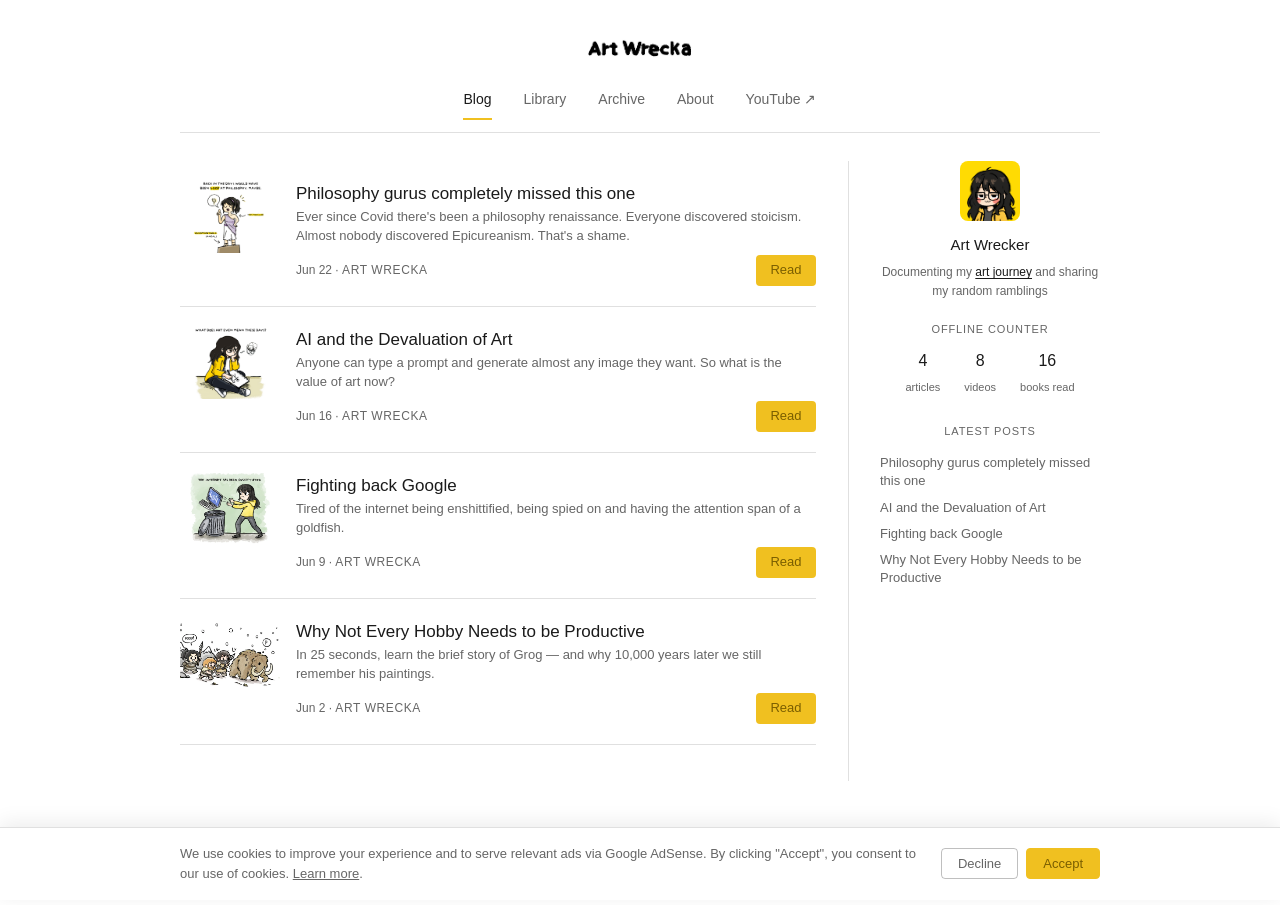
<file: index.html>
<!DOCTYPE html>
<html lang="en">
<head>
  <meta charset="UTF-8" />
  <meta name="viewport" content="width=device-width, initial-scale=1.0" />
  <title>Art Wrecka — Blog</title>
  <link rel="apple-touch-icon" sizes="180x180" href="apple-touch-icon.png">
  <link rel="icon" type="image/png" sizes="32x32" href="favicon-32x32.png">
  <link rel="icon" type="image/png" sizes="16x16" href="favicon-16x16.png">
  <link rel="manifest" href="site.webmanifest">
  <link rel="stylesheet" href="css/style.css" />
</head>
<body>

<div class="site">
  <div id="header"></div>

  <main>
    <div class="layout">
      <div>
        <h2 class="sr-only">Posts</h2>
        <div id="posts-list"></div>
        <nav class="pagination" id="pagination" aria-label="Page navigation"></nav>
      </div>
      <div class="col-sep" aria-hidden="true"></div>
      <aside class="sidebar" aria-label="About and recent posts">
        <div id="sidebar"></div>
      </aside>
    </div>
  </main>
</div>

<div class="site" id="footer-wrap"></div>

<script src="js/data.js"></script>
<script>
  const PER_PAGE = 8;
  const params   = new URLSearchParams(location.search);
  let page       = parseInt(params.get('page') || '1', 10);
  const total    = Math.ceil(POSTS.length / PER_PAGE);
  if (page < 1) page = 1;
  if (page > total) page = total;

  document.getElementById('header').innerHTML      = headerHTML('blog');
  document.getElementById('sidebar').innerHTML     = sidebarHTML();
  document.getElementById('footer-wrap').innerHTML = footerHTML();
  initCookieBanner();

  const start = (page - 1) * PER_PAGE;
  const slice = POSTS.slice(start, start + PER_PAGE);

  document.getElementById('posts-list').innerHTML = slice.map(p => {
    const thumbContent = p.thumb
      ? `<img src="${p.thumb}" alt="${p.title}">`
      : thumbSVG();
    return `
      <article class="post-card">
        <a href="article.html?slug=${p.slug}" class="post-thumb" aria-hidden="true" tabindex="-1">
          ${thumbContent}
        </a>
        <div>
          <a class="post-title" href="article.html?slug=${p.slug}">${p.title}</a>
          <p class="post-excerpt">${p.excerpt}</p>
          <div class="post-footer">
            <div class="post-meta">${p.date} · <span>Art Wrecka</span></div>
            <a class="btn-read" href="article.html?slug=${p.slug}">Read</a>
          </div>
        </div>
      </article>
    `;
  }).join('');

  if (total > 1) {
    document.getElementById('pagination').innerHTML = Array.from({ length: total }, (_, i) => {
      const n    = i + 1;
      const href = n === 1 ? 'index.html' : `index.html?page=${n}`;
      return `<a class="page-btn${n === page ? ' active' : ''}" href="${href}"${n === page ? ' aria-current="page"' : ''}>${n}</a>`;
    }).join('');
  }
</script>
</body>
</html>
</file>
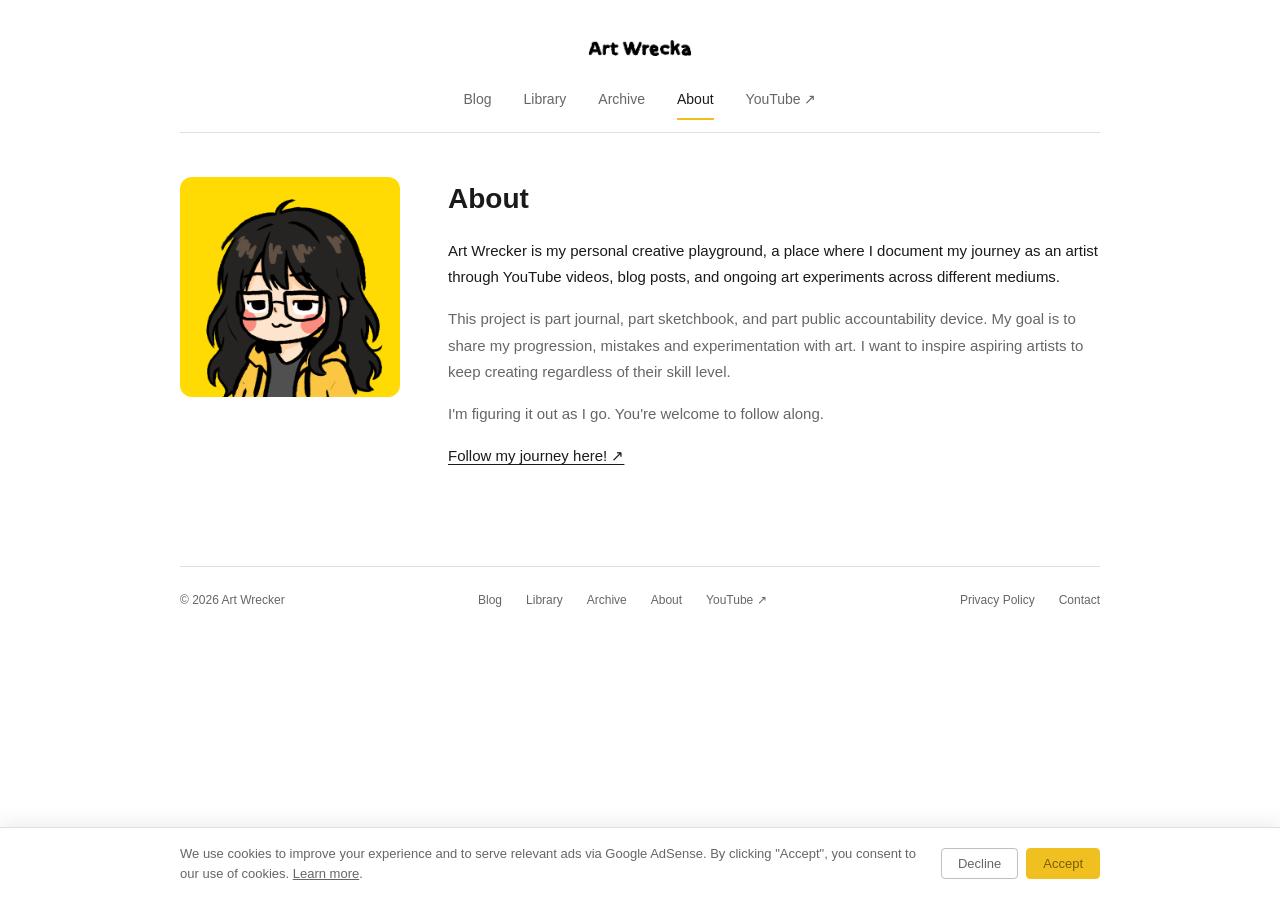
<file: about.html>
<!DOCTYPE html>
<html lang="en">
<head>
  <meta charset="UTF-8" />
  <meta name="viewport" content="width=device-width, initial-scale=1.0" />
  <title>Art Wrecka — About</title>
  <link rel="apple-touch-icon" sizes="180x180" href="apple-touch-icon.png">
  <link rel="icon" type="image/png" sizes="32x32" href="favicon-32x32.png">
  <link rel="icon" type="image/png" sizes="16x16" href="favicon-16x16.png">
  <link rel="manifest" href="site.webmanifest">
  <link rel="stylesheet" href="css/style.css" />
</head>
<body>

<div class="site">
  <div id="header"></div>

  <main>
    <div class="about-grid">
      <div class="about-avatar-wrap">
        <img src="images/avatar.jpg" alt="Art Wrecker avatar" class="about-avatar">
      </div>
      <div class="about-text">
        <h1 class="about-heading">About</h1>
        <p>Art Wrecker is my personal creative playground, a place where I document my journey as an artist through YouTube videos, blog posts, and ongoing art experiments across different mediums.</p>
        <p>This project is part journal, part sketchbook, and part public accountability device. My goal is to share my progression, mistakes and experimentation with art. I want to inspire aspiring artists to keep creating regardless of their skill level.</p>
        <p>I'm figuring it out as I go. You're welcome to follow along.</p>
        <p><a href="https://youtube.com/@theartwrecker?si=7EGA304e4gyEdEJ8" target="_blank" rel="noopener" class="about-yt-link">Follow my journey here! ↗</a></p>
      </div>
    </div>
  </main>
</div>

<div class="site" id="footer-wrap"></div>

<script src="js/data.js"></script>
<script>
  document.getElementById('header').innerHTML      = headerHTML('about');
  document.getElementById('footer-wrap').innerHTML = footerHTML();
  initCookieBanner();
</script>
</body>
</html>
</file>
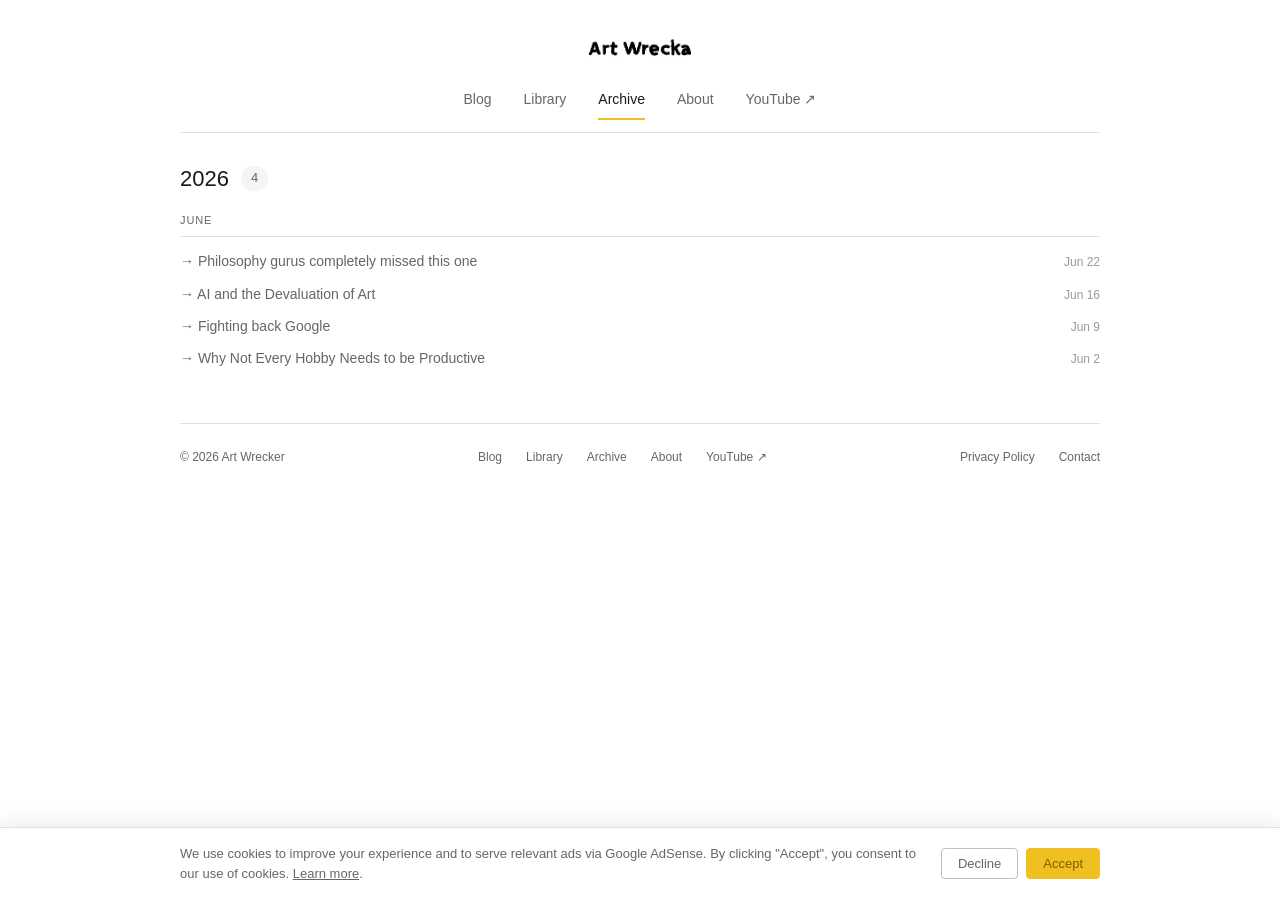
<file: archive.html>
<!DOCTYPE html>
<html lang="en">
<head>
  <meta charset="UTF-8" />
  <meta name="viewport" content="width=device-width, initial-scale=1.0" />
  <title>Art Wrecka — Archive</title>
  <link rel="apple-touch-icon" sizes="180x180" href="apple-touch-icon.png">
  <link rel="icon" type="image/png" sizes="32x32" href="favicon-32x32.png">
  <link rel="icon" type="image/png" sizes="16x16" href="favicon-16x16.png">
  <link rel="manifest" href="site.webmanifest">
  <link rel="stylesheet" href="css/style.css" />
</head>
<body>

<div class="site">
  <div id="header"></div>
  <main id="archive-content"></main>
</div>

<div class="site" id="footer-wrap"></div>

<script src="js/data.js"></script>
<script>
  document.getElementById('header').innerHTML      = headerHTML('archive');
  document.getElementById('footer-wrap').innerHTML = footerHTML();
  initCookieBanner();

  const grouped = {};
  POSTS.forEach(p => {
    if (!grouped[p.year]) grouped[p.year] = {};
    if (!grouped[p.year][p.month]) grouped[p.year][p.month] = [];
    grouped[p.year][p.month].push(p);
  });

  const years = Object.keys(grouped).sort((a, b) => b - a);

  document.getElementById('archive-content').innerHTML = years.map(year => {
    const months = Object.keys(grouped[year]);
    const total  = months.reduce((sum, m) => sum + grouped[year][m].length, 0);

    const monthsHTML = months.map(month => {
      const postsHTML = grouped[year][month].map(p => `
        <div class="archive-post">
          <a href="article.html?slug=${p.slug}">→ ${p.title}</a>
          <span class="archive-post-date">${p.date}</span>
        </div>
      `).join('');
      return `
        <div class="archive-month">
          <div class="archive-month-title">${month}</div>
          ${postsHTML}
        </div>
      `;
    }).join('');

    return `
      <section class="archive-year" aria-label="${year}">
        <h2 class="archive-year-title">
          ${year} <span class="count-badge">${total}</span>
        </h2>
        ${monthsHTML}
      </section>
    `;
  }).join('');
</script>
</body>
</html>
</file>
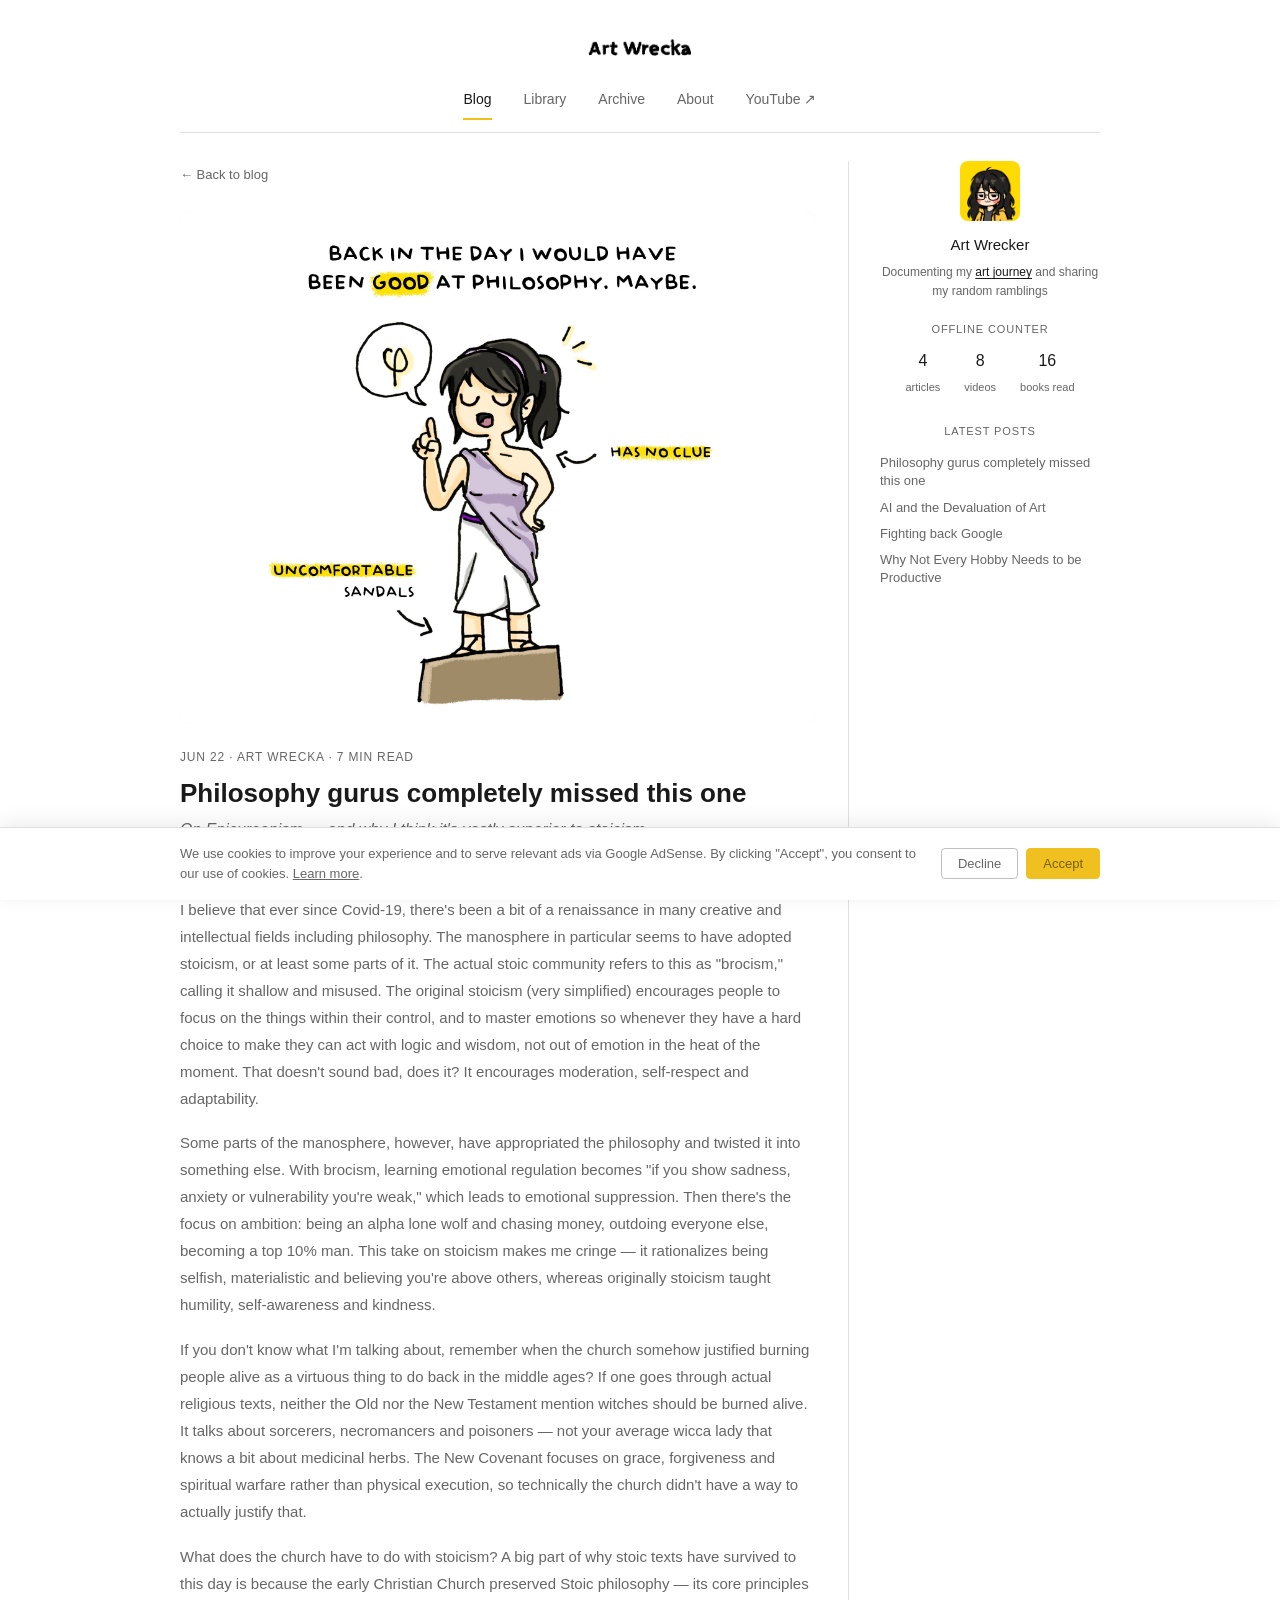
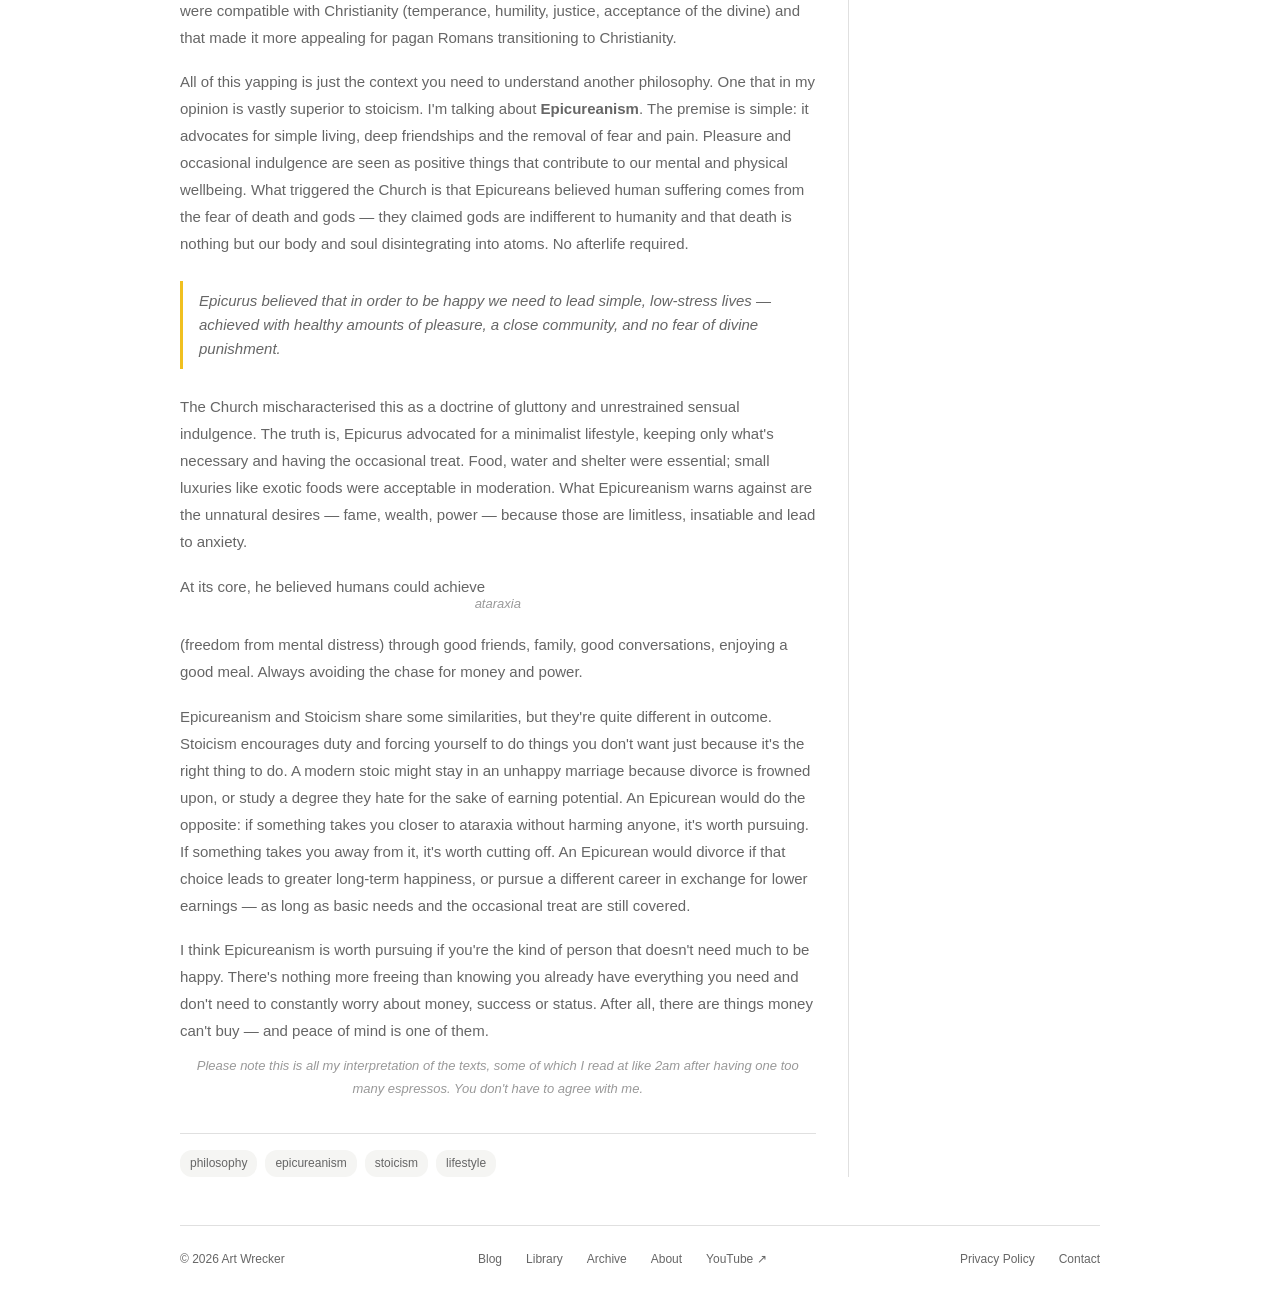
<file: article.html>
<!DOCTYPE html>
<html lang="en">
<head>
  <meta charset="UTF-8" />
  <meta name="viewport" content="width=device-width, initial-scale=1.0" />
  <title>Art Wrecka — Article</title>
  <link rel="apple-touch-icon" sizes="180x180" href="apple-touch-icon.png">
  <link rel="icon" type="image/png" sizes="32x32" href="favicon-32x32.png">
  <link rel="icon" type="image/png" sizes="16x16" href="favicon-16x16.png">
  <link rel="manifest" href="site.webmanifest">
  <link rel="stylesheet" href="css/style.css" />
</head>
<body>

<div class="site">
  <div id="header"></div>

  <main>
    <div class="layout">
      <div>
        <a class="article-back" href="index.html">← Back to blog</a>
        <div class="article-hero" id="article-hero"></div>
        <div class="article-header-meta" id="article-meta"></div>
        <h1 class="article-title" id="article-title"></h1>
        <div class="article-subtitle" id="article-subtitle"></div>
        <div class="article-body" id="article-body"></div>
        <div class="article-tags" id="article-tags"></div>
      </div>
      <div class="col-sep" aria-hidden="true"></div>
      <aside class="sidebar" aria-label="About and recent posts">
        <div id="sidebar"></div>
      </aside>
    </div>
  </main>
</div>

<div class="site" id="footer-wrap"></div>

<script src="js/data.js"></script>
<script>
  const slug = new URLSearchParams(location.search).get('slug');
  const post = POSTS.find(p => p.slug === slug) || POSTS[0];

  document.title = `Art Wrecka — ${post.title}`;

  document.getElementById('header').innerHTML      = headerHTML('blog');
  document.getElementById('sidebar').innerHTML     = sidebarHTML();
  document.getElementById('footer-wrap').innerHTML = footerHTML();
  initCookieBanner();

  // Hero: cover image first, then video inline in body if present, else plain thumb
  const heroEl = document.getElementById('article-hero');
  if (post.thumb) {
    heroEl.innerHTML = `<img src="${post.thumb}" alt="${post.title}">`;
  } else {
    heroEl.style.display = 'none';
  }
  // If there's a video, inject it at the top of the body
  if (post.video) {
    post.body = `<div class="article-image" style="margin-bottom:1.25rem">
      <video src="${post.video}" controls playsinline style="width:100%;border-radius:8px;display:block"></video>
    </div>` + post.body;
  }

  document.getElementById('article-meta').textContent   = `${post.date} · Art Wrecka · ${post.readTime}`;
  document.getElementById('article-title').textContent  = post.title;
  document.getElementById('article-subtitle').textContent = post.subtitle || '';
  document.getElementById('article-body').innerHTML     = post.body;
  document.getElementById('article-tags').innerHTML     = post.tags.map(t =>
    `<span class="article-tag">${t}</span>`
  ).join('');
</script>
</body>
</html>
</file>
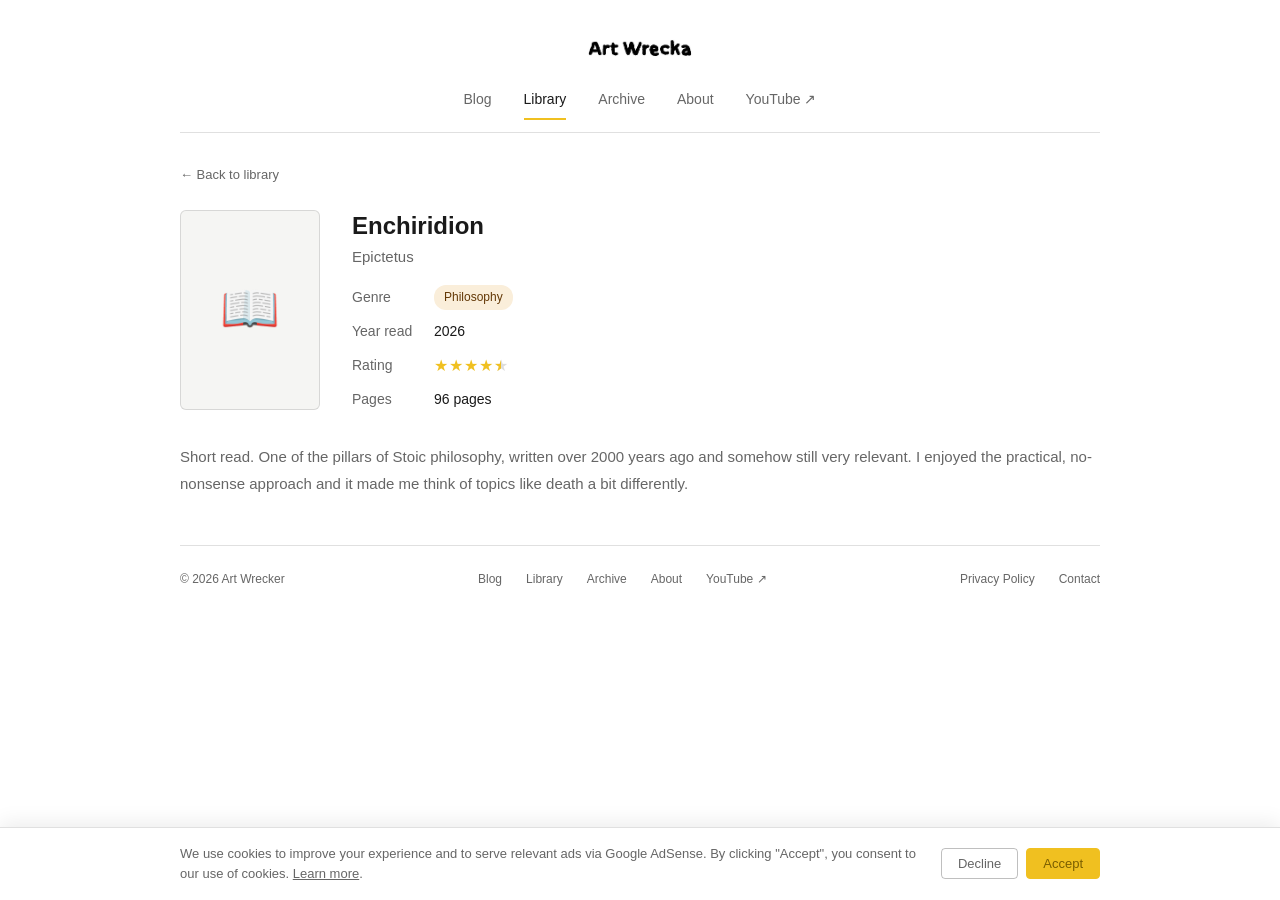
<file: book.html>
<!DOCTYPE html>
<html lang="en">
<head>
  <meta charset="UTF-8" />
  <meta name="viewport" content="width=device-width, initial-scale=1.0" />
  <title>Art Wrecka — Book</title>
  <link rel="apple-touch-icon" sizes="180x180" href="apple-touch-icon.png">
  <link rel="icon" type="image/png" sizes="32x32" href="favicon-32x32.png">
  <link rel="icon" type="image/png" sizes="16x16" href="favicon-16x16.png">
  <link rel="manifest" href="site.webmanifest">
  <link rel="stylesheet" href="css/style.css" />
</head>
<body>

<div class="site">
  <div id="header"></div>

  <main>
    <a class="article-back" href="library.html">← Back to library</a>

    <div class="book-detail-grid">
      <div class="book-cover" id="book-cover">📖</div>
      <div>
        <h1 class="book-detail-title" id="book-title"></h1>
        <div class="book-detail-author" id="book-author"></div>
        <div class="book-meta-table">
          <div class="book-meta-row">
            <span class="book-meta-label">Genre</span>
            <span class="book-genre" id="book-genre"></span>
          </div>
          <div class="book-meta-row">
            <span class="book-meta-label">Year read</span>
            <span id="book-year"></span>
          </div>
          <div class="book-meta-row">
            <span class="book-meta-label">Rating</span>
            <div class="stars" id="book-stars"></div>
          </div>
          <div class="book-meta-row">
            <span class="book-meta-label">Pages</span>
            <span id="book-pages"></span>
          </div>
        </div>
      </div>
    </div>

    <div class="book-review" id="book-review">
      <p>Your review or notes go here. What did you think of it? What stayed with you? What would you tell a friend considering picking it up?</p>
    </div>
  </main>
</div>

<div class="site" id="footer-wrap"></div>

<script src="js/data.js"></script>
<script>
  const slug = new URLSearchParams(location.search).get('slug');
  const book = BOOKS.find(b => b.slug === slug) || BOOKS[0];

  document.title = `Art Wrecka — ${book.title}`;

  document.getElementById('header').innerHTML      = headerHTML('library');
  document.getElementById('footer-wrap').innerHTML = footerHTML();
  initCookieBanner();

  document.getElementById('book-title').textContent  = book.title;
  document.getElementById('book-author').textContent = book.author;
  document.getElementById('book-year').textContent   = book.year;
  document.getElementById('book-pages').textContent  = book.pages ? book.pages + ' pages' : '—';
  if (book.review) document.getElementById('book-review').innerHTML = book.review;

  const genreEl = document.getElementById('book-genre');
  genreEl.textContent = book.genre;
  genreEl.classList.add(book.genreClass);

  document.getElementById('book-stars').innerHTML = starsDisplay(book.stars);
</script>
</body>
</html>
</file>
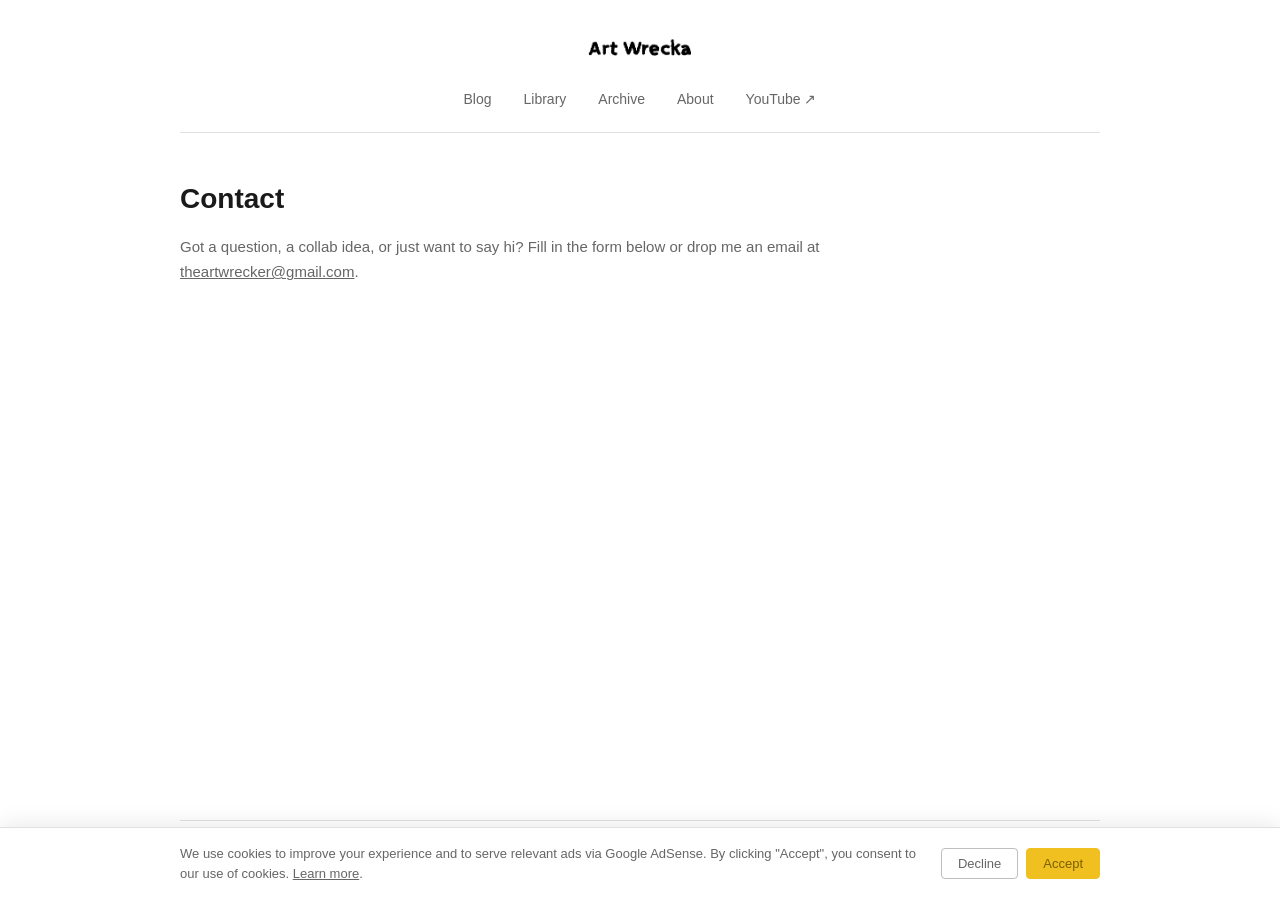
<file: contact.html>
<!DOCTYPE html>
<html lang="en">
<head>
  <meta charset="UTF-8" />
  <meta name="viewport" content="width=device-width, initial-scale=1.0" />
  <title>Art Wrecka — Contact</title>
  <link rel="apple-touch-icon" sizes="180x180" href="apple-touch-icon.png">
  <link rel="icon" type="image/png" sizes="32x32" href="favicon-32x32.png">
  <link rel="icon" type="image/png" sizes="16x16" href="favicon-16x16.png">
  <link rel="manifest" href="site.webmanifest">
  <link rel="stylesheet" href="css/style.css" />
</head>
<body>

<div class="site">
  <div id="header"></div>

  <main class="simple-page">
    <h1 class="simple-page-title">Contact</h1>
    <p class="simple-page-intro">Got a question, a collab idea, or just want to say hi? Fill in the form below or drop me an email at <a href="mailto:theartwrecker@gmail.com">theartwrecker@gmail.com</a>.</p>

    <div class="tally-wrap">
      <iframe
        data-tally-src="https://tally.so/embed/jaE8N9?alignLeft=1&hideTitle=1&transparentBackground=1&dynamicHeight=1"
        loading="lazy"
        width="100%"
        height="400"
        frameborder="0"
        marginheight="0"
        marginwidth="0"
        title="Contact form"
        id="tally-frame"
      ></iframe>
    </div>
  </main>
</div>

<div class="site" id="footer-wrap"></div>

<script src="js/data.js"></script>
<script>
  document.getElementById('header').innerHTML      = headerHTML('');
  document.getElementById('footer-wrap').innerHTML = footerHTML();
  initCookieBanner();
</script>
<!-- Tally dynamic height script -->
<script>var d=document,w="https://tally.so/widgets/embed.js",v=function(){"undefined"!=typeof Tally?Tally.loadEmbeds():d.querySelectorAll("iframe[data-tally-src]:not([src])").forEach((function(e){e.src=e.dataset.tallySrc}))};if("undefined"!=typeof Tally)v();else if(d.querySelector('script[src="'+w+'"]')==null){var s=d.createElement("script");s.src=w,s.onload=v,s.onerror=v,d.body.appendChild(s);}</script>
</body>
</html>
</file>
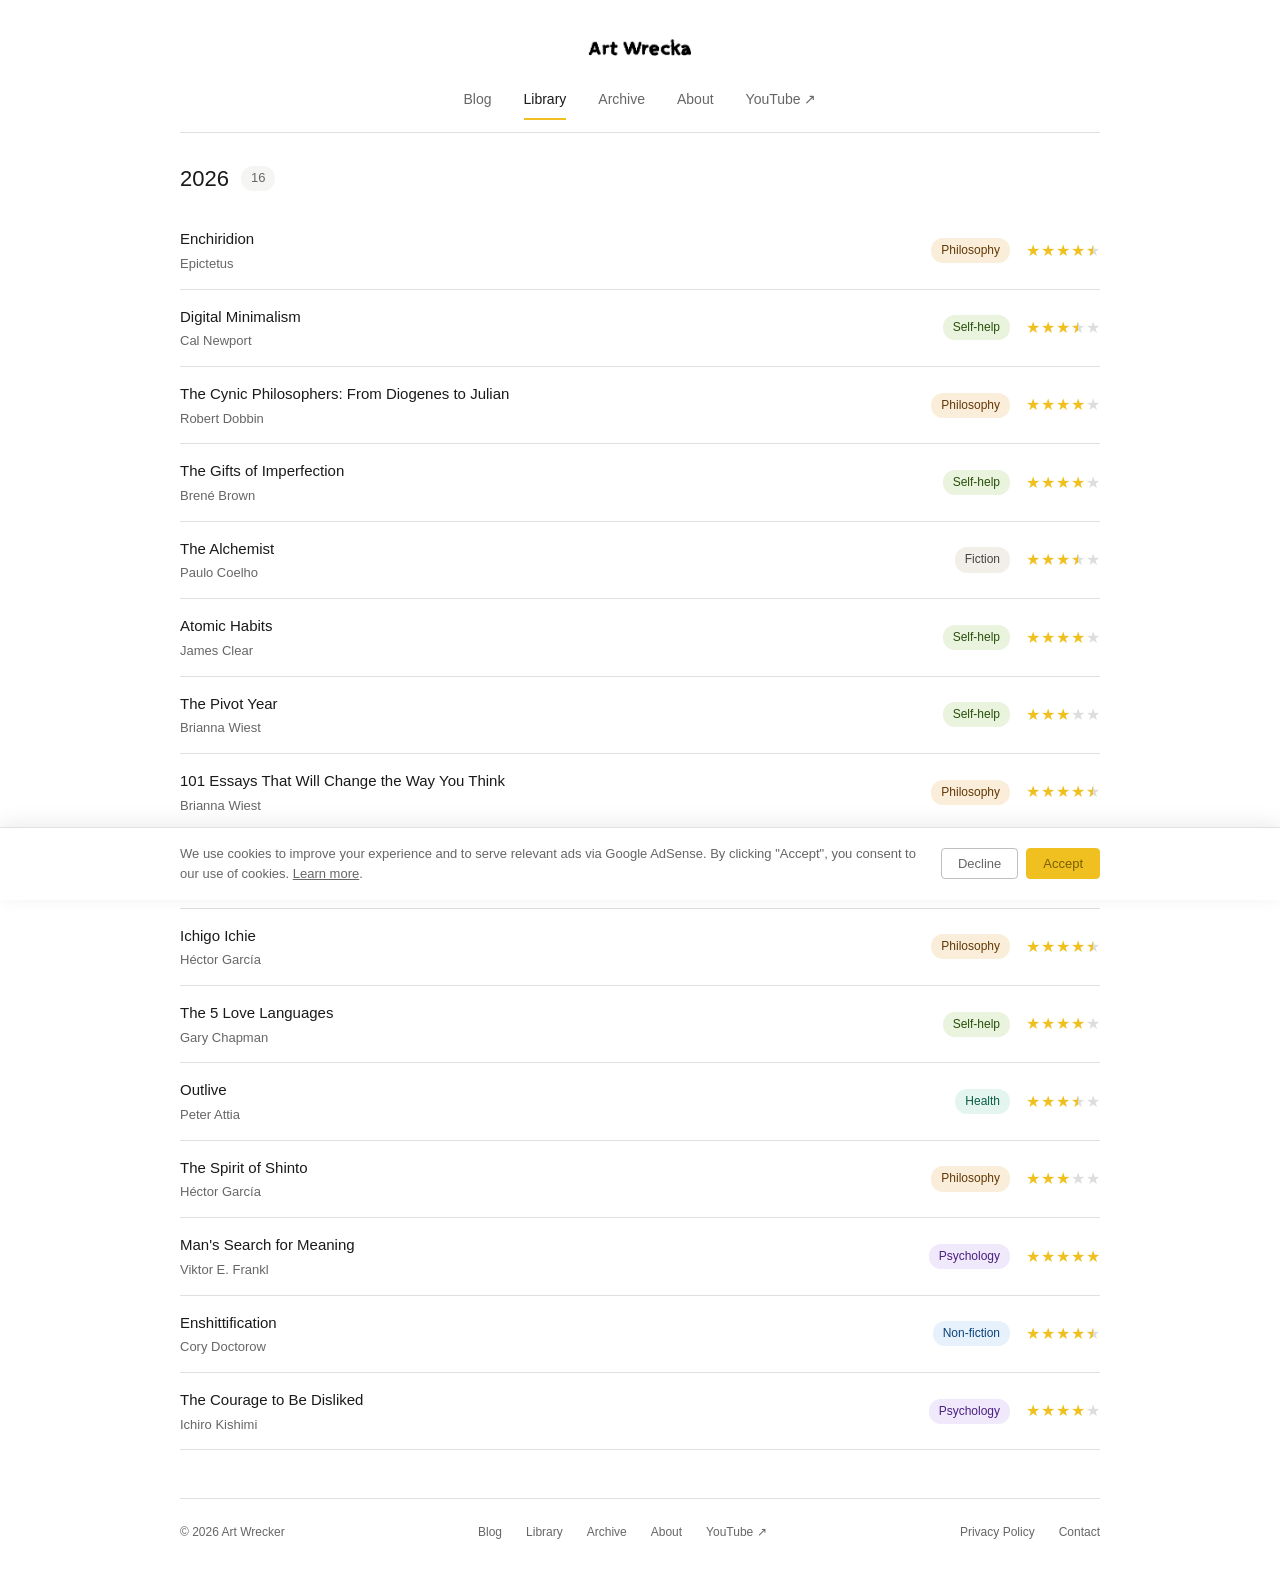
<file: library.html>
<!DOCTYPE html>
<html lang="en">
<head>
  <meta charset="UTF-8" />
  <meta name="viewport" content="width=device-width, initial-scale=1.0" />
  <title>Art Wrecka — Library</title>
  <link rel="apple-touch-icon" sizes="180x180" href="apple-touch-icon.png">
  <link rel="icon" type="image/png" sizes="32x32" href="favicon-32x32.png">
  <link rel="icon" type="image/png" sizes="16x16" href="favicon-16x16.png">
  <link rel="manifest" href="site.webmanifest">
  <link rel="stylesheet" href="css/style.css" />
</head>
<body>

<div class="site">
  <div id="header"></div>
  <main id="library-content"></main>
</div>

<div class="site" id="footer-wrap"></div>

<script src="js/data.js"></script>
<script>
  document.getElementById('header').innerHTML      = headerHTML('library');
  document.getElementById('footer-wrap').innerHTML = footerHTML();
  initCookieBanner();

  const years = [...new Set(BOOKS.map(b => b.year))].sort((a, b) => b - a);

  document.getElementById('library-content').innerHTML = years.map(year => {
    const yBooks = BOOKS.filter(b => b.year === year);
    const rows = yBooks.map(b => `
      <div class="book-row">
        <div class="book-info">
          <a class="book-title" href="book.html?slug=${b.slug}">${b.title}</a>
          <div class="book-author">${b.author}</div>
        </div>
        <span class="book-genre ${b.genreClass}">${b.genre}</span>
        <div class="stars" aria-label="${b.stars > 0 ? b.stars + ' out of 5 stars' : 'unrated'}">${starsDisplay(b.stars)}</div>
      </div>
    `).join('');

    return `
      <section class="library-year" aria-label="${year}">
        <h2 class="library-year-title">
          ${year}
          <span class="count-badge">${yBooks.length}</span>
        </h2>
        ${rows}
      </section>
    `;
  }).join('');
</script>
</body>
</html>
</file>
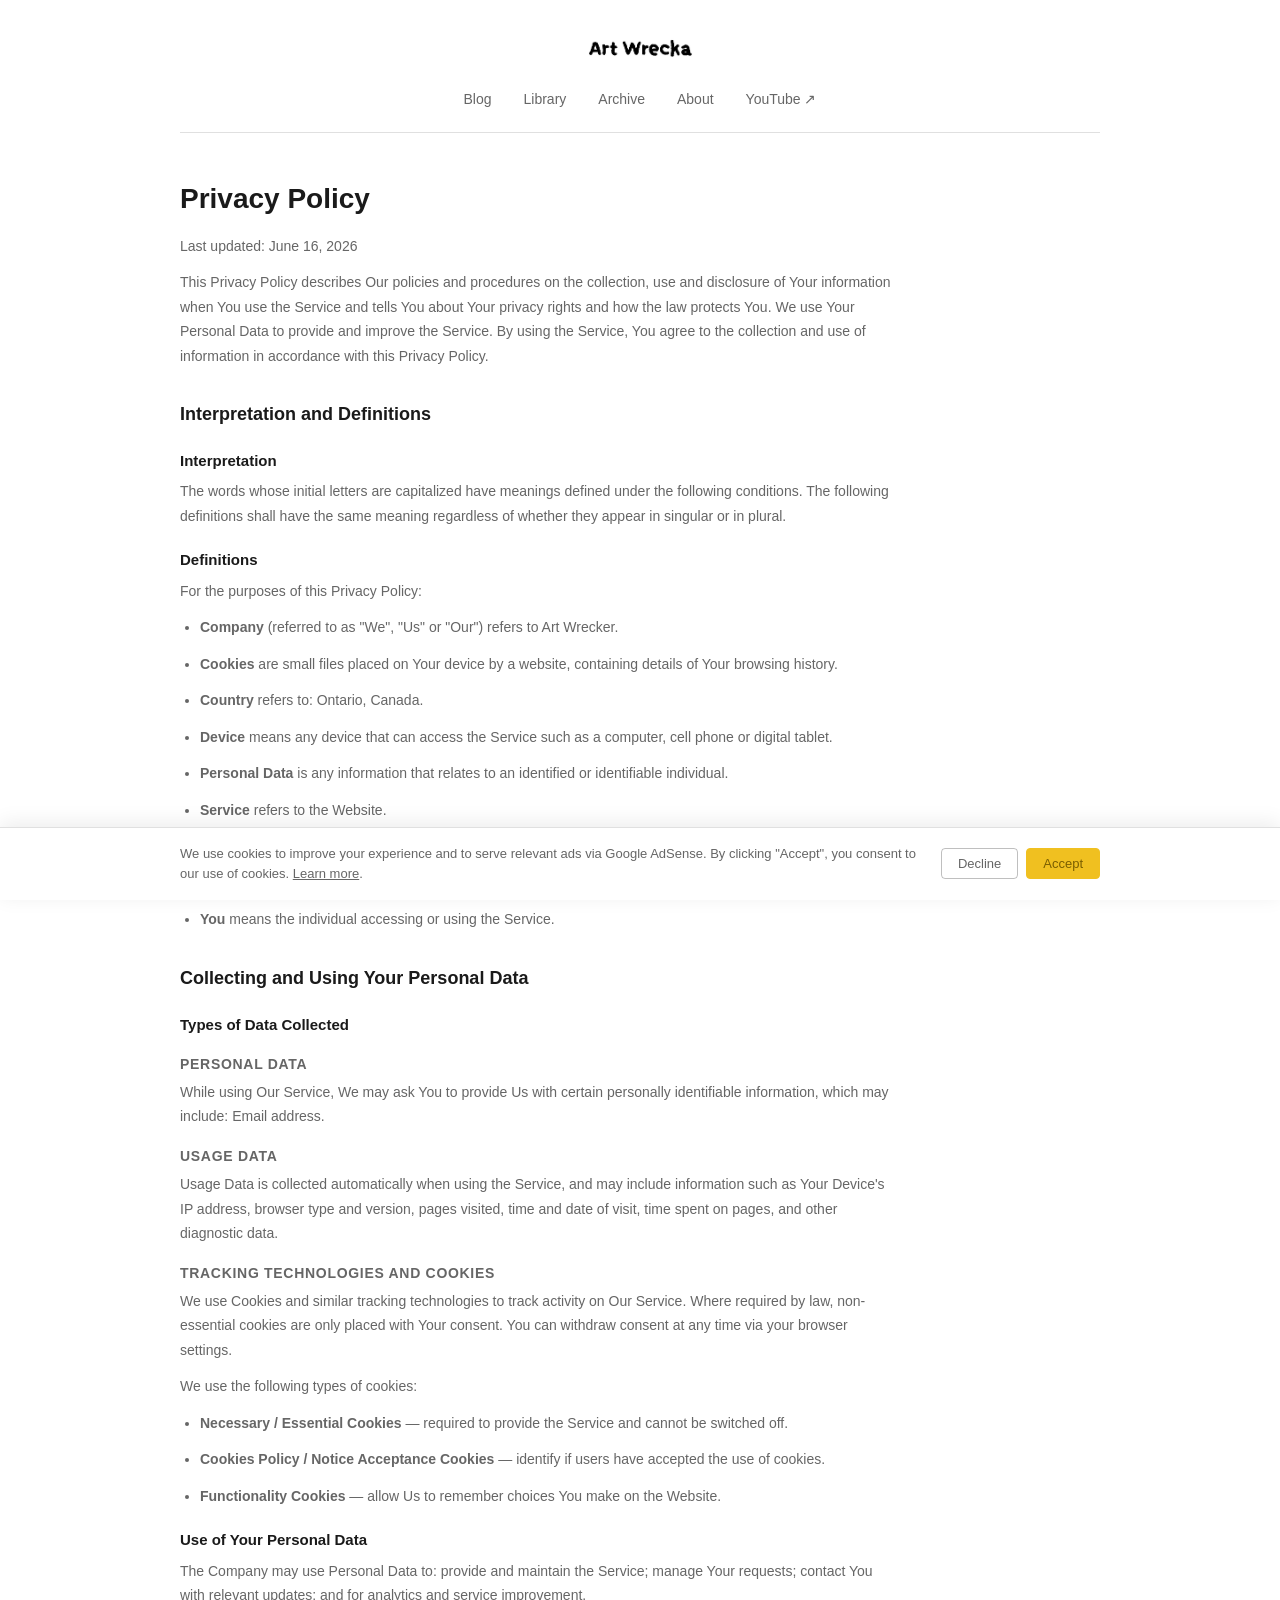
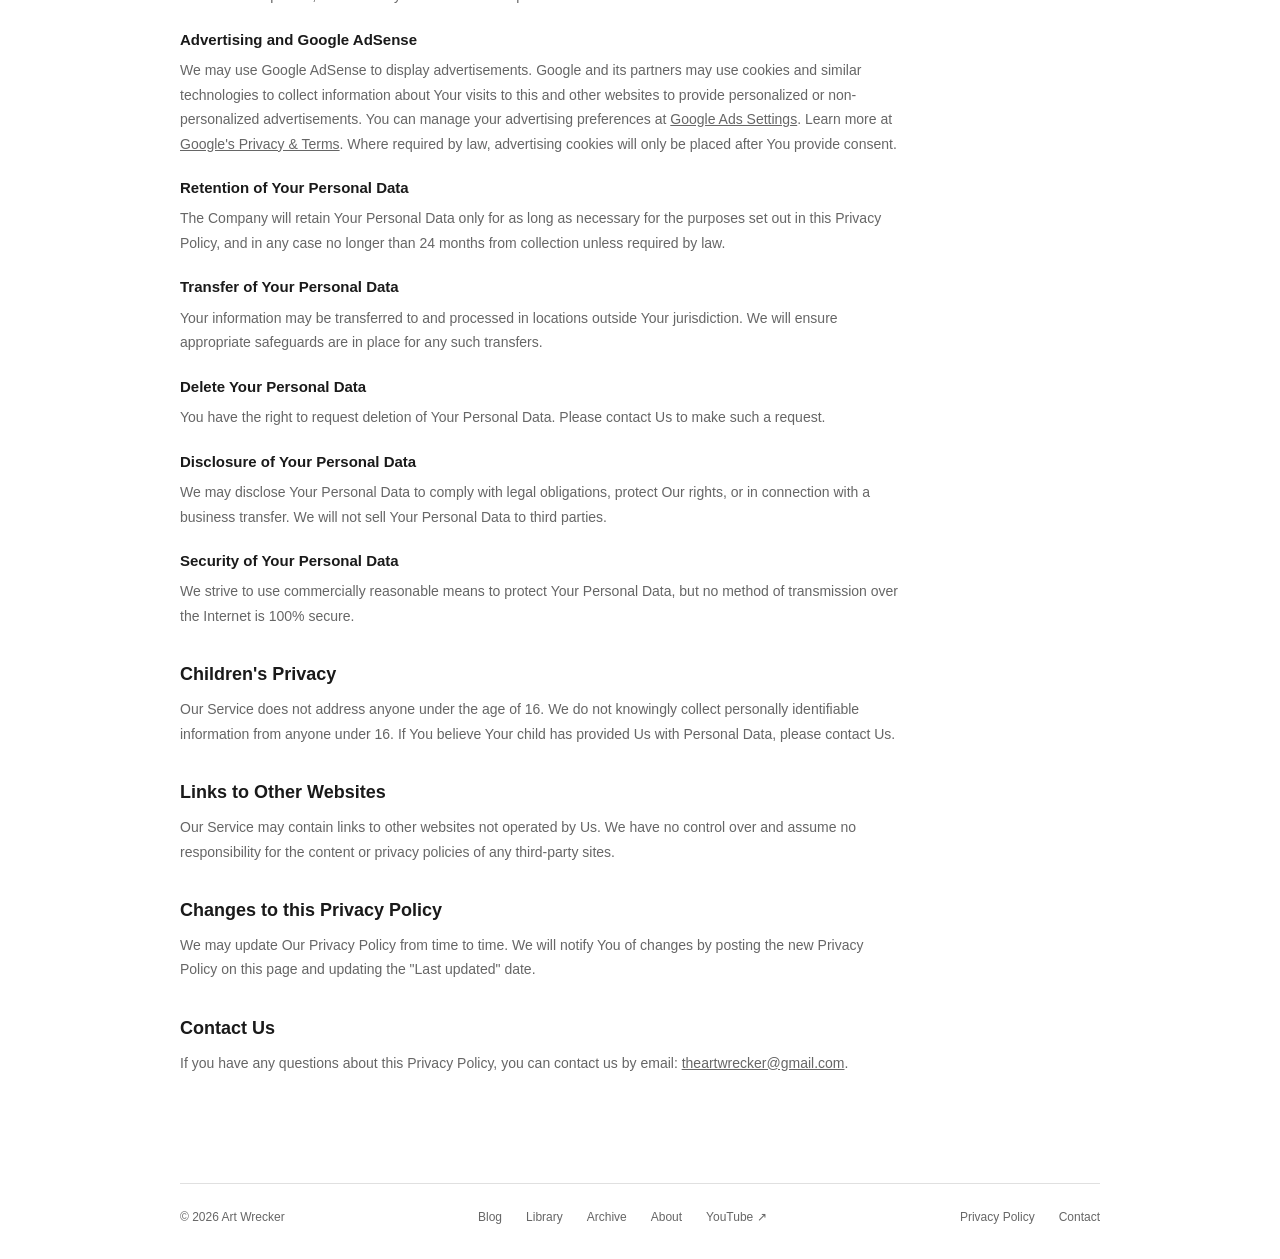
<file: privacy.html>
<!DOCTYPE html>
<html lang="en">
<head>
  <meta charset="UTF-8" />
  <meta name="viewport" content="width=device-width, initial-scale=1.0" />
  <title>Art Wrecka — Privacy Policy</title>
  <link rel="apple-touch-icon" sizes="180x180" href="apple-touch-icon.png">
  <link rel="icon" type="image/png" sizes="32x32" href="favicon-32x32.png">
  <link rel="icon" type="image/png" sizes="16x16" href="favicon-16x16.png">
  <link rel="manifest" href="site.webmanifest">
  <link rel="stylesheet" href="css/style.css" />
</head>
<body>

<div class="site">
  <div id="header"></div>

  <main class="simple-page policy-page">
    <h1 class="simple-page-title">Privacy Policy</h1>
    <p class="policy-updated">Last updated: June 16, 2026</p>

    <p>This Privacy Policy describes Our policies and procedures on the collection, use and disclosure of Your information when You use the Service and tells You about Your privacy rights and how the law protects You. We use Your Personal Data to provide and improve the Service. By using the Service, You agree to the collection and use of information in accordance with this Privacy Policy.</p>

    <h2>Interpretation and Definitions</h2>
    <h3>Interpretation</h3>
    <p>The words whose initial letters are capitalized have meanings defined under the following conditions. The following definitions shall have the same meaning regardless of whether they appear in singular or in plural.</p>

    <h3>Definitions</h3>
    <p>For the purposes of this Privacy Policy:</p>
    <ul>
      <li><strong>Company</strong> (referred to as "We", "Us" or "Our") refers to Art Wrecker.</li>
      <li><strong>Cookies</strong> are small files placed on Your device by a website, containing details of Your browsing history.</li>
      <li><strong>Country</strong> refers to: Ontario, Canada.</li>
      <li><strong>Device</strong> means any device that can access the Service such as a computer, cell phone or digital tablet.</li>
      <li><strong>Personal Data</strong> is any information that relates to an identified or identifiable individual.</li>
      <li><strong>Service</strong> refers to the Website.</li>
      <li><strong>Usage Data</strong> refers to data collected automatically, generated by the use of the Service.</li>
      <li><strong>Website</strong> refers to Art Wrecker, accessible from <a href="https://artwrecker.com">https://artwrecker.com</a>.</li>
      <li><strong>You</strong> means the individual accessing or using the Service.</li>
    </ul>

    <h2>Collecting and Using Your Personal Data</h2>
    <h3>Types of Data Collected</h3>
    <h4>Personal Data</h4>
    <p>While using Our Service, We may ask You to provide Us with certain personally identifiable information, which may include: Email address.</p>

    <h4>Usage Data</h4>
    <p>Usage Data is collected automatically when using the Service, and may include information such as Your Device's IP address, browser type and version, pages visited, time and date of visit, time spent on pages, and other diagnostic data.</p>

    <h4>Tracking Technologies and Cookies</h4>
    <p>We use Cookies and similar tracking technologies to track activity on Our Service. Where required by law, non-essential cookies are only placed with Your consent. You can withdraw consent at any time via your browser settings.</p>
    <p>We use the following types of cookies:</p>
    <ul>
      <li><strong>Necessary / Essential Cookies</strong> — required to provide the Service and cannot be switched off.</li>
      <li><strong>Cookies Policy / Notice Acceptance Cookies</strong> — identify if users have accepted the use of cookies.</li>
      <li><strong>Functionality Cookies</strong> — allow Us to remember choices You make on the Website.</li>
    </ul>

    <h3>Use of Your Personal Data</h3>
    <p>The Company may use Personal Data to: provide and maintain the Service; manage Your requests; contact You with relevant updates; and for analytics and service improvement.</p>

    <h3>Advertising and Google AdSense</h3>
    <p>We may use Google AdSense to display advertisements. Google and its partners may use cookies and similar technologies to collect information about Your visits to this and other websites to provide personalized or non-personalized advertisements. You can manage your advertising preferences at <a href="https://adssettings.google.com" target="_blank" rel="noopener">Google Ads Settings</a>. Learn more at <a href="https://policies.google.com/technologies/partner-sites" target="_blank" rel="noopener">Google's Privacy &amp; Terms</a>. Where required by law, advertising cookies will only be placed after You provide consent.</p>

    <h3>Retention of Your Personal Data</h3>
    <p>The Company will retain Your Personal Data only for as long as necessary for the purposes set out in this Privacy Policy, and in any case no longer than 24 months from collection unless required by law.</p>

    <h3>Transfer of Your Personal Data</h3>
    <p>Your information may be transferred to and processed in locations outside Your jurisdiction. We will ensure appropriate safeguards are in place for any such transfers.</p>

    <h3>Delete Your Personal Data</h3>
    <p>You have the right to request deletion of Your Personal Data. Please contact Us to make such a request.</p>

    <h3>Disclosure of Your Personal Data</h3>
    <p>We may disclose Your Personal Data to comply with legal obligations, protect Our rights, or in connection with a business transfer. We will not sell Your Personal Data to third parties.</p>

    <h3>Security of Your Personal Data</h3>
    <p>We strive to use commercially reasonable means to protect Your Personal Data, but no method of transmission over the Internet is 100% secure.</p>

    <h2>Children's Privacy</h2>
    <p>Our Service does not address anyone under the age of 16. We do not knowingly collect personally identifiable information from anyone under 16. If You believe Your child has provided Us with Personal Data, please contact Us.</p>

    <h2>Links to Other Websites</h2>
    <p>Our Service may contain links to other websites not operated by Us. We have no control over and assume no responsibility for the content or privacy policies of any third-party sites.</p>

    <h2>Changes to this Privacy Policy</h2>
    <p>We may update Our Privacy Policy from time to time. We will notify You of changes by posting the new Privacy Policy on this page and updating the "Last updated" date.</p>

    <h2>Contact Us</h2>
    <p>If you have any questions about this Privacy Policy, you can contact us by email: <a href="mailto:theartwrecker@gmail.com">theartwrecker@gmail.com</a>.</p>
  </main>
</div>

<div class="site" id="footer-wrap"></div>

<script src="js/data.js"></script>
<script>
  document.getElementById('header').innerHTML      = headerHTML('');
  document.getElementById('footer-wrap').innerHTML = footerHTML();
  initCookieBanner();
</script>
</body>
</html>
</file>
<file: css/style.css>
/* =============================================
   Art Wrecka — Global Stylesheet
   ============================================= */

*, *::before, *::after {
  box-sizing: border-box;
  margin: 0;
  padding: 0;
}

:root {
  --yellow: #f0c020;
  --yellow-dark: #7a5e00;
  --yellow-hover: #e0b210;
  --text-primary: #1a1a1a;
  --text-secondary: #666;
  --text-tertiary: #999;
  --border: rgba(0,0,0,0.12);
  --border-strong: rgba(0,0,0,0.25);
  --bg-secondary: #f5f5f3;
  --radius-sm: 4px;
  --radius-md: 8px;
  --radius-lg: 12px;
}

html { font-size: 16px; scroll-behavior: smooth; }

body {
  font-family: -apple-system, BlinkMacSystemFont, 'Segoe UI', Helvetica, Arial, sans-serif;
  color: var(--text-primary);
  background: #fff;
  line-height: 1.6;
}

a { color: inherit; text-decoration: none; }
a:hover { text-decoration: underline; }
img { max-width: 100%; display: block; }

/* ── Layout ── */
.site { max-width: 960px; margin: 0 auto; padding: 0 1.25rem; }

.layout {
  display: grid;
  grid-template-columns: minmax(0, 1fr) 0.5px 220px;
  gap: 0 2rem;
  align-items: start;
}

.col-sep {
  background: var(--border);
  width: 0.5px;
  align-self: stretch;
  min-height: 400px;
}

/* ── Site header — GIF logo ── */
.site-header {
  text-align: center;
  padding: 1.5rem 0 0.5rem;
}

.site-logo-link {
  display: inline-block;
  line-height: 0;
}

.site-logo-link:hover { opacity: 0.85; text-decoration: none; }

.site-logo-gif {
  height: 48px;       /* same visual weight as the old text title */
  width: auto;
  display: block;
  margin: 0 auto;
}

/* ── Nav ── */
.site-nav {
  display: flex;
  justify-content: center;
  gap: 2rem;
  border-bottom: 0.5px solid var(--border);
  padding-bottom: 0.75rem;
  margin-bottom: 1.75rem;
}

.site-nav a {
  font-size: 14px;
  color: var(--text-secondary);
  padding-bottom: 8px;
  border-bottom: 2px solid transparent;
  transition: color 0.15s;
}

.site-nav a:hover { color: var(--text-primary); text-decoration: none; }
.site-nav a.active { color: var(--text-primary); border-bottom-color: var(--yellow); }

/* ── Footer ── */
.site-footer {
  border-top: 0.5px solid var(--border);
  margin-top: 3rem;
  padding: 1.5rem 0 2rem;
  display: flex;
  justify-content: space-between;
  align-items: center;
  font-size: 12px;
  color: var(--text-secondary);
}

.site-footer nav { display: flex; gap: 1.5rem; }
.site-footer a:hover { color: var(--text-primary); text-decoration: none; }

/* ── Bio link inside sidebar ── */
.bio-link {
  color: var(--text-primary);
  text-decoration: underline;
  text-underline-offset: 2px;
}
.bio-link:hover { color: var(--yellow-dark); }

/* ── External nav link (YouTube) ── */
.nav-external {
  color: var(--text-secondary);
  font-size: 14px;
}
.nav-external:hover { color: var(--text-primary); text-decoration: none; }

/* ── Sidebar ── */
.sidebar { position: sticky; top: 1.5rem; }

.sidebar-avatar {
  width: 60px;
  height: 60px;
  border-radius: var(--radius-md);
  overflow: hidden;
  margin: 0 auto 0.75rem;
  display: block;
}

.sidebar-avatar img { width: 100%; height: 100%; object-fit: cover; }

.sidebar-name { text-align: center; font-weight: 500; font-size: 15px; margin-bottom: 0.4rem; }
.sidebar-bio { text-align: center; font-size: 12px; color: var(--text-secondary); line-height: 1.55; margin-bottom: 1.25rem; }

.sidebar-section { margin-bottom: 1.5rem; }

.sidebar-heading {
  font-size: 11px;
  font-weight: 500;
  text-align: center;
  color: var(--text-secondary);
  text-transform: uppercase;
  letter-spacing: 0.08em;
  margin-bottom: 0.6rem;
}

.counter-row { display: flex; justify-content: center; gap: 1.5rem; margin-bottom: 0.25rem; }
.counter-item { text-align: center; }
.counter-item strong { display: block; font-size: 16px; font-weight: 500; }
.counter-label { font-size: 11px; color: var(--text-secondary); }

.sidebar-posts { list-style: none; }
.sidebar-posts li { padding: 4px 0; }
.sidebar-posts a { font-size: 13px; color: var(--text-secondary); line-height: 1.4; display: block; }
.sidebar-posts a:hover { color: var(--text-primary); text-decoration: none; }

/* ── Post Cards ── */
.post-card {
  display: grid;
  grid-template-columns: 100px 1fr;
  gap: 1rem;
  padding: 1.25rem 0;
  border-bottom: 0.5px solid var(--border);
  align-items: start;
}

.post-thumb {
  width: 100px;
  height: 72px;
  background: var(--bg-secondary);
  border-radius: var(--radius-md);
  overflow: hidden;
  display: flex;
  align-items: center;
  justify-content: center;
  color: var(--text-secondary);
}

.post-thumb img { width: 100%; height: 100%; object-fit: cover; }

.post-title { font-size: 17px; font-weight: 500; line-height: 1.35; margin-bottom: 0.35rem; color: var(--text-primary); }
.post-title:hover { text-decoration: underline; }
.post-excerpt { font-size: 13px; color: var(--text-secondary); line-height: 1.5; }

.post-footer { display: flex; justify-content: space-between; align-items: center; margin-top: 0.6rem; }
.post-meta { font-size: 12px; color: var(--text-secondary); }
.post-meta span { text-transform: uppercase; letter-spacing: 0.05em; }

.btn-read {
  background: var(--yellow);
  color: var(--yellow-dark);
  border: none;
  padding: 5px 14px;
  border-radius: var(--radius-sm);
  font-size: 13px;
  font-weight: 500;
  cursor: pointer;
  text-decoration: none;
  display: inline-block;
}
.btn-read:hover { background: var(--yellow-hover); text-decoration: none; }

/* ── Pagination ── */
.pagination { display: flex; justify-content: center; gap: 6px; margin: 1.75rem 0 0.5rem; }

.page-btn {
  width: 36px;
  height: 36px;
  border: 0.5px solid var(--border-strong);
  background: transparent;
  border-radius: 6px;
  font-size: 14px;
  cursor: pointer;
  color: var(--text-primary);
  display: flex;
  align-items: center;
  justify-content: center;
  font-family: inherit;
  line-height: 1;
  transition: background 0.1s;
  text-decoration: none;
}
.page-btn:hover { background: var(--bg-secondary); text-decoration: none; }
.page-btn.active, .page-btn[aria-current="page"] {
  background: var(--yellow);
  color: var(--yellow-dark);
  border-color: var(--yellow);
  font-weight: 500;
}

/* ── Article page ── */
.article-back { display: inline-flex; align-items: center; gap: 4px; font-size: 13px; color: var(--text-secondary); margin-bottom: 1.5rem; }
.article-back:hover { color: var(--text-primary); text-decoration: none; }

.article-hero {
  width: 100%;
  border-radius: var(--radius-lg);
  overflow: hidden;
  margin-bottom: 1.5rem;
  background: var(--bg-secondary);
}
.article-hero img, .article-hero video { width: 100%; display: block; border-radius: var(--radius-lg); }

.article-header-meta { font-size: 12px; color: var(--text-secondary); text-transform: uppercase; letter-spacing: 0.07em; margin-bottom: 0.6rem; }
.article-title { font-size: 26px; font-weight: 600; line-height: 1.3; margin-bottom: 0.4rem; }
.article-subtitle { font-size: 16px; color: var(--text-secondary); margin-bottom: 1.25rem; font-style: italic; }

.article-body p { font-size: 15px; line-height: 1.8; color: var(--text-secondary); margin-bottom: 1.1rem; }
.article-body p:first-child { color: var(--text-primary); }
.article-body h2 { font-size: 20px; font-weight: 500; margin: 2rem 0 0.75rem; color: var(--text-primary); }
.article-body blockquote { border-left: 3px solid var(--yellow); margin: 1.5rem 0; padding: 0.5rem 1rem; font-size: 15px; font-style: italic; color: var(--text-secondary); }
.article-body em { color: var(--text-tertiary); font-size: 13px; display: block; text-align: center; margin-top: -0.5rem; margin-bottom: 1rem; }

.article-image {
  margin: 1.25rem 0;
  border-radius: var(--radius-md);
  overflow: hidden;
}
.article-image img { width: 100%; display: block; }
.article-image figcaption { font-size: 12px; color: var(--text-tertiary); text-align: center; padding: 0.4rem 0; font-style: italic; }

.article-tags { display: flex; gap: 8px; flex-wrap: wrap; margin-top: 2rem; padding-top: 1rem; border-top: 0.5px solid var(--border); }
.article-tag { font-size: 12px; padding: 4px 10px; border-radius: 12px; background: var(--bg-secondary); color: var(--text-secondary); }

/* ── Library page ── */
.library-year { margin-bottom: 2.5rem; }
.library-year-title { font-size: 22px; font-weight: 500; margin-bottom: 1rem; display: flex; align-items: center; gap: 0.75rem; }

.count-badge { font-size: 13px; background: var(--bg-secondary); border-radius: 12px; padding: 2px 10px; color: var(--text-secondary); font-weight: 400; }

.book-row { display: flex; align-items: center; padding: 14px 0; border-bottom: 0.5px solid var(--border); gap: 1rem; }
.book-info { flex: 1; min-width: 0; }
.book-title { font-size: 15px; font-weight: 500; color: var(--text-primary); }
a.book-title:hover { text-decoration: underline; }
.book-author { font-size: 13px; color: var(--text-secondary); margin-top: 2px; }

.book-genre { font-size: 12px; padding: 3px 10px; border-radius: 12px; font-weight: 400; flex-shrink: 0; white-space: nowrap; }

.genre-hist   { background: #fdecea; color: #712b13; }
.genre-sci    { background: #e6f1fb; color: #0c447c; }
.genre-phil   { background: #faeeda; color: #633806; }
.genre-scifi  { background: #eeedfe; color: #3c3489; }
.genre-myst   { background: #e1f5ee; color: #085041; }
.genre-bio    { background: #fbeaf0; color: #72243e; }
.genre-self   { background: #eaf3de; color: #27500a; }
.genre-fic    { background: #f1efe8; color: #444441; }
.genre-psych  { background: #f0e8fb; color: #4a2080; }
.genre-health { background: #e4f5f0; color: #0a5e44; }

.stars { display: flex; gap: 1px; flex-shrink: 0; }
.star       { font-size: 16px; color: var(--yellow); }
.star.off   { color: #ddd; }
/* Half star: clip the right half to grey */
.star.half  {
  position: relative;
  display: inline-block;
  color: #ddd;
}
.star.half::before {
  content: '★';
  position: absolute;
  left: 0;
  top: 0;
  width: 50%;
  overflow: hidden;
  color: var(--yellow);
}

/* Book detail page */
.book-detail-grid { display: grid; grid-template-columns: 140px 1fr; gap: 2rem; margin-bottom: 2rem; }
.book-cover { width: 140px; height: 200px; background: var(--bg-secondary); border-radius: 6px; border: 0.5px solid var(--border); display: flex; align-items: center; justify-content: center; font-size: 48px; flex-shrink: 0; overflow: hidden; }
.book-cover img { width: 100%; height: 100%; object-fit: cover; }
.book-detail-title { font-size: 24px; font-weight: 600; line-height: 1.3; margin-bottom: 4px; }
.book-detail-author { font-size: 15px; color: var(--text-secondary); margin-bottom: 1rem; }
.book-meta-table { display: flex; flex-direction: column; gap: 10px; }
.book-meta-row { display: flex; align-items: center; gap: 12px; font-size: 14px; }
.book-meta-label { color: var(--text-secondary); min-width: 70px; }
.book-review p { font-size: 15px; line-height: 1.8; color: var(--text-secondary); margin-bottom: 1rem; }

/* ── Archive page ── */
.archive-year { margin-bottom: 2.5rem; }
.archive-year-title { font-size: 22px; font-weight: 500; margin-bottom: 1rem; display: flex; align-items: center; gap: 0.75rem; }
.archive-month { margin-bottom: 1.25rem; }
.archive-month-title { font-size: 11px; font-weight: 500; color: var(--text-secondary); text-transform: uppercase; letter-spacing: 0.08em; margin-bottom: 0.5rem; padding-bottom: 0.4rem; border-bottom: 0.5px solid var(--border); }
.archive-post { display: flex; justify-content: space-between; align-items: baseline; padding: 5px 0; font-size: 14px; color: var(--text-secondary); }
.archive-post a { color: var(--text-secondary); }
.archive-post a:hover { color: var(--text-primary); text-decoration: none; }
.archive-post-date { font-size: 12px; color: var(--text-tertiary); flex-shrink: 0; margin-left: 1rem; }

/* ── Utilities ── */
.sr-only { position: absolute; width: 1px; height: 1px; padding: 0; margin: -1px; overflow: hidden; clip: rect(0,0,0,0); white-space: nowrap; border-width: 0; }

/* ── Responsive ── */
@media (max-width: 700px) {
  .layout { grid-template-columns: 1fr; }
  .col-sep { display: none; }
  .sidebar { position: static; border-top: 0.5px solid var(--border); padding-top: 2rem; margin-top: 2rem; }
  .site-footer { flex-direction: column; gap: 0.75rem; text-align: center; }
  .book-detail-grid { grid-template-columns: 1fr; }
  .book-cover { width: 100%; height: 180px; }
}

@media (max-width: 480px) {
  .post-card { grid-template-columns: 1fr; }
  .post-thumb { width: 100%; height: 140px; }
}

/* ── About page ── */
.about-grid {
  display: grid;
  grid-template-columns: 220px 1fr;
  gap: 3rem;
  align-items: start;
  padding: 1rem 0 2rem;
}

.about-avatar-wrap {
  flex-shrink: 0;
}

.about-avatar {
  width: 220px;
  height: 220px;
  object-fit: cover;
  border-radius: var(--radius-lg);
  display: block;
}

.about-heading {
  font-size: 28px;
  font-weight: 600;
  margin-bottom: 1rem;
}

.about-text p {
  font-size: 15px;
  line-height: 1.75;
  color: var(--text-secondary);
  margin-bottom: 1rem;
}

.about-text p:first-of-type { color: var(--text-primary); }

.about-yt-link {
  font-weight: 500;
  color: var(--text-primary);
  text-decoration: underline;
  text-underline-offset: 3px;
}

.about-yt-link:hover { color: var(--yellow-dark); text-decoration: underline; }

@media (max-width: 600px) {
  .about-grid { grid-template-columns: 1fr; gap: 1.5rem; }
  .about-avatar { width: 140px; height: 140px; }
}

/* ── Simple pages (Contact, Privacy) ── */
.simple-page {
  max-width: 680px;
  padding: 1rem 0 3rem;
}

.simple-page-title {
  font-size: 28px;
  font-weight: 600;
  margin-bottom: 0.75rem;
}

.simple-page-intro {
  font-size: 15px;
  color: var(--text-secondary);
  line-height: 1.7;
  margin-bottom: 2rem;
}

.simple-page-intro a { text-decoration: underline; }

.tally-wrap {
  border-radius: var(--radius-md);
  overflow: hidden;
}

/* ── Privacy Policy page ── */
.policy-page { max-width: 720px; }

.policy-updated {
  font-size: 13px;
  color: var(--text-tertiary);
  margin-bottom: 1.5rem;
}

.policy-page h2 {
  font-size: 18px;
  font-weight: 600;
  margin: 2rem 0 0.5rem;
  color: var(--text-primary);
}

.policy-page h3 {
  font-size: 15px;
  font-weight: 600;
  margin: 1.25rem 0 0.4rem;
  color: var(--text-primary);
}

.policy-page h4 {
  font-size: 14px;
  font-weight: 600;
  margin: 1rem 0 0.3rem;
  color: var(--text-secondary);
  text-transform: uppercase;
  letter-spacing: 0.05em;
}

.policy-page p, .policy-page li {
  font-size: 14px;
  line-height: 1.75;
  color: var(--text-secondary);
  margin-bottom: 0.75rem;
}

.policy-page ul {
  padding-left: 1.25rem;
  margin-bottom: 0.75rem;
}

.policy-page a { text-decoration: underline; }

/* ── Footer — two nav rows ── */
.site-footer {
  flex-wrap: wrap;
  gap: 0.75rem 0;
}

.site-footer nav { display: flex; gap: 1.5rem; flex-wrap: wrap; }

/* ── Cookie Banner ── */
#cookie-banner {
  position: fixed;
  bottom: 0;
  left: 0;
  right: 0;
  background: #fff;
  border-top: 1px solid var(--border);
  box-shadow: 0 -4px 20px rgba(0,0,0,0.08);
  z-index: 9999;
  transform: translateY(100%);
  transition: transform 0.3s ease;
}

#cookie-banner.visible { transform: translateY(0); }

.cookie-inner {
  max-width: 960px;
  margin: 0 auto;
  padding: 1rem 1.25rem;
  display: flex;
  align-items: center;
  justify-content: space-between;
  gap: 1.5rem;
}

.cookie-inner p {
  font-size: 13px;
  color: var(--text-secondary);
  line-height: 1.55;
  margin: 0;
}

.cookie-inner a { text-decoration: underline; }

.cookie-actions { display: flex; gap: 0.5rem; flex-shrink: 0; }

.cookie-btn {
  padding: 7px 16px;
  border-radius: var(--radius-sm);
  font-size: 13px;
  font-weight: 500;
  cursor: pointer;
  border: 1px solid var(--border-strong);
  font-family: inherit;
}

.cookie-accept {
  background: var(--yellow);
  color: var(--yellow-dark);
  border-color: var(--yellow);
}

.cookie-accept:hover { background: var(--yellow-hover); }

.cookie-decline {
  background: transparent;
  color: var(--text-secondary);
}

.cookie-decline:hover { background: var(--bg-secondary); }

@media (max-width: 600px) {
  .cookie-inner { flex-direction: column; align-items: flex-start; }
}
</file>
